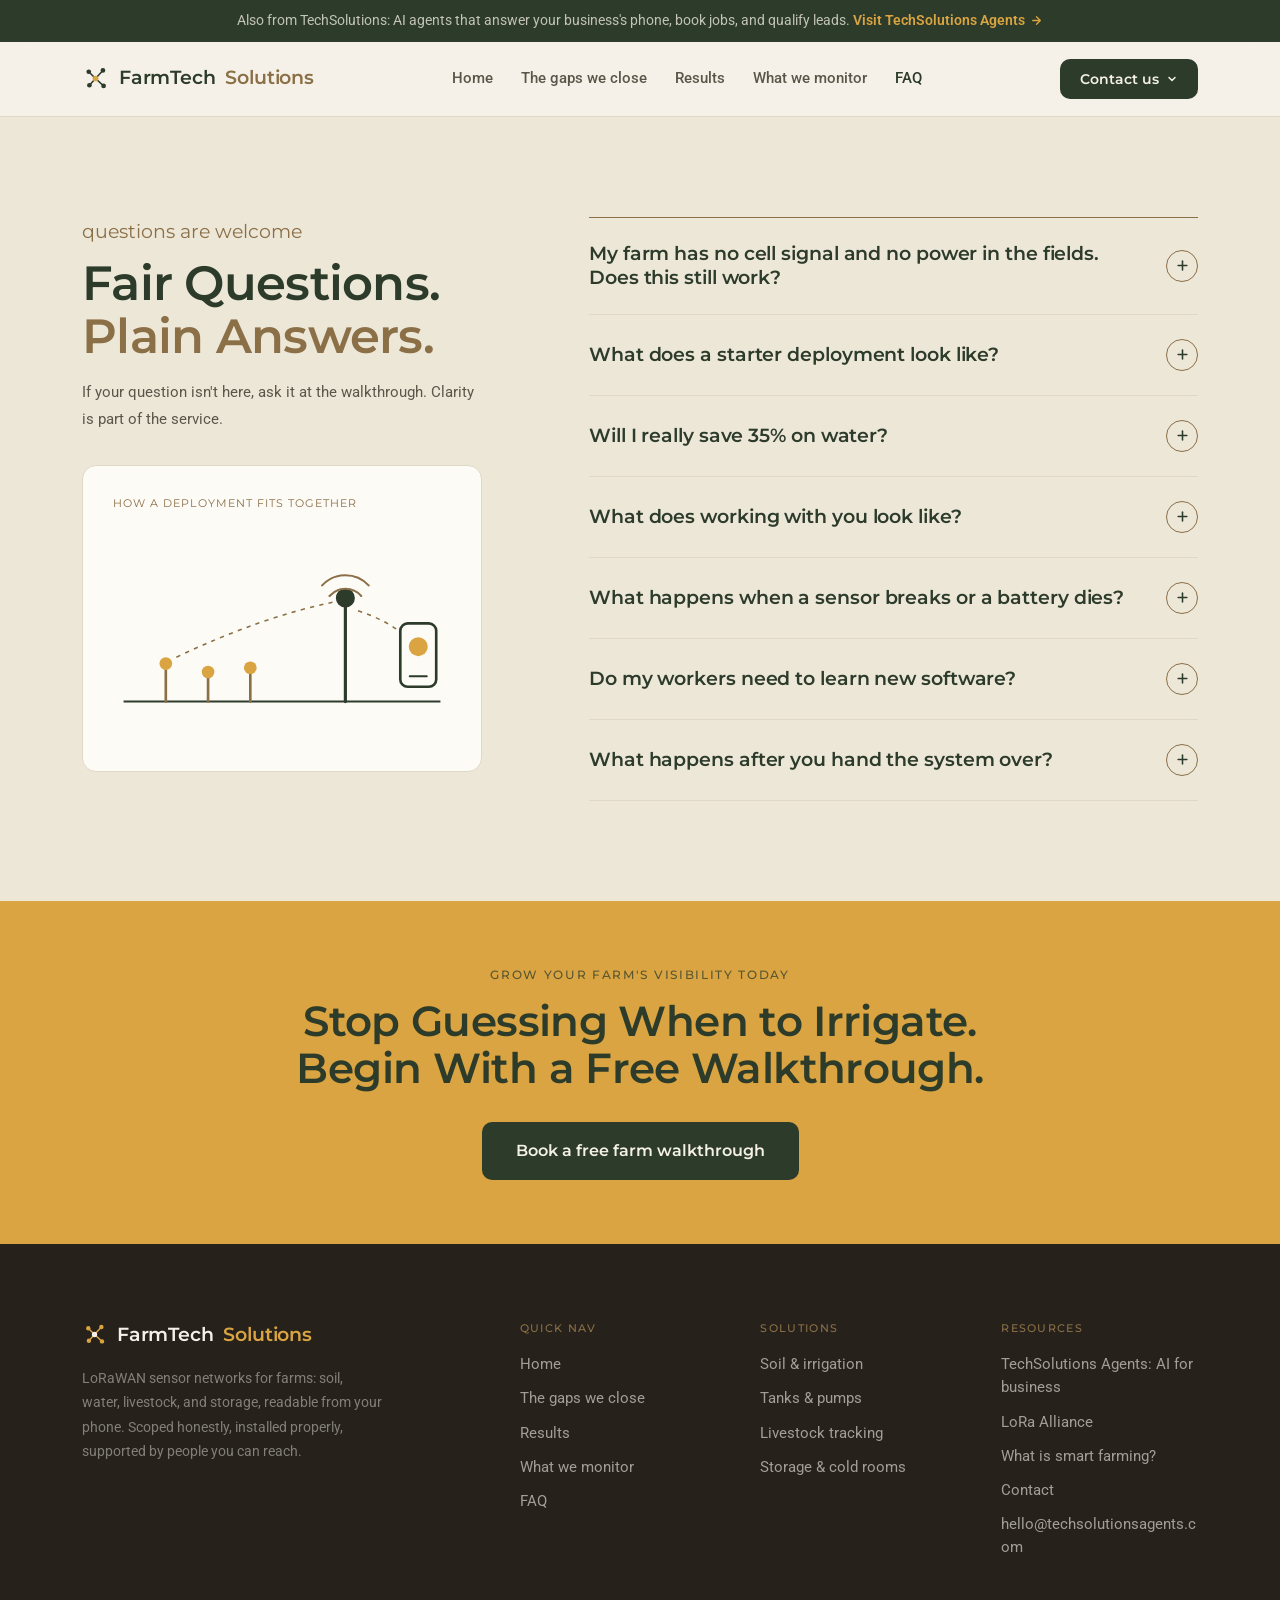
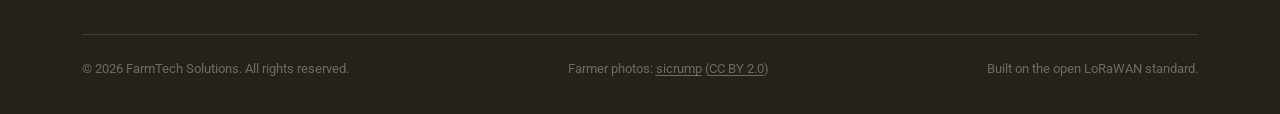
<file: faq.html>
<!DOCTYPE html>
<html lang="en">
<head>
<meta charset="UTF-8">
<meta name="viewport" content="width=device-width, initial-scale=1.0">
<title>FAQ | FarmTech Solutions</title>
<link rel="icon" type="image/svg+xml" href="data:image/svg+xml,<svg xmlns='http://www.w3.org/2000/svg' viewBox='0 0 80 80'><g stroke='%232D3B2A' stroke-width='5' stroke-linecap='round'><line x1='40' y1='40' x2='20' y2='20'/><line x1='40' y1='40' x2='62' y2='16'/><line x1='40' y1='40' x2='64' y2='62'/><line x1='40' y1='40' x2='22' y2='60'/></g><circle cx='20' cy='20' r='8' fill='%232D3B2A'/><circle cx='62' cy='16' r='8' fill='%232D3B2A'/><circle cx='64' cy='62' r='8' fill='%232D3B2A'/><circle cx='22' cy='60' r='8' fill='%23D9A441'/><circle cx='40' cy='40' r='9' fill='%23D9A441'/></svg>">
<meta name="description" content="Fair questions, plain answers about LoRaWAN farm monitoring: coverage, power, batteries, savings, training, and support.">
<link rel="preconnect" href="https://fonts.googleapis.com">
<link rel="preconnect" href="https://fonts.gstatic.com" crossorigin>
<link href="https://fonts.googleapis.com/css2?family=Montserrat:wght@400;500;600;700;800&family=Roboto:wght@400;500;700&display=swap" rel="stylesheet">
<link rel="stylesheet" href="assets/site.css">
</head>
<body>

<!-- ── Cross-line bar ── -->
<div class="xbar">Also from TechSolutions: AI agents that answer your business's phone, book jobs, and qualify leads.
  <a href="agents.html">Visit TechSolutions Agents
    <svg viewBox="0 0 24 24" fill="none" stroke="currentColor" stroke-width="2.5" stroke-linecap="round" stroke-linejoin="round" aria-hidden="true"><path d="M5 12h14M12 5l7 7-7 7"/></svg>
  </a>
</div>

<!-- ── Header ── -->
<header>
  <div class="wrap">
    <a href="index.html" class="logo" aria-label="FarmTech Solutions home">
      <svg width="27" height="27" viewBox="0 0 80 80" fill="none" aria-hidden="true">
        <g stroke="#2D3B2A" stroke-width="4.5" stroke-linecap="round">
          <line x1="40" y1="40" x2="20" y2="20"/><line x1="40" y1="40" x2="62" y2="16"/>
          <line x1="40" y1="40" x2="64" y2="62"/><line x1="40" y1="40" x2="22" y2="60"/>
        </g>
        <circle cx="20" cy="20" r="7" fill="#2D3B2A"/><circle cx="62" cy="16" r="7" fill="#2D3B2A"/>
        <circle cx="64" cy="62" r="7" fill="#2D3B2A"/><circle cx="22" cy="60" r="7" fill="#2D3B2A"/>
        <circle cx="40" cy="40" r="8.5" fill="#D9A441"/>
      </svg>
      FarmTech <em>Solutions</em>
    </a>
    <nav id="main-nav" aria-label="Main navigation">
      <a href="index.html">Home</a>
      <a href="gaps.html">The gaps we close</a>
      <a href="results.html">Results</a>
      <a href="monitor.html">What we monitor</a>
      <a href="faq.html" class="active">FAQ</a>
    </nav>
    <div style="display:flex;align-items:center;gap:10px;">
      <div class="contact-menu" id="contact-menu">
        <button type="button" class="btn btn-leaf contact-trigger" id="contact-btn" aria-haspopup="true" aria-expanded="false" aria-controls="contact-dropdown" aria-label="Contact us">
          <svg class="contact-ico" viewBox="0 0 24 24" fill="none" stroke="currentColor" stroke-width="2" stroke-linecap="round" stroke-linejoin="round" aria-hidden="true"><path d="M22 16.92v3a2 2 0 0 1-2.18 2A19.8 19.8 0 0 1 11.19 19a19.5 19.5 0 0 1-6-6A19.8 19.8 0 0 1 2.08 4.18 2 2 0 0 1 4.11 2h3a2 2 0 0 1 2 1.72c.13.96.36 1.9.7 2.81a2 2 0 0 1-.45 2.11L8.09 9.91a16 16 0 0 0 6 6l1.27-1.27a2 2 0 0 1 2.11-.45c.91.34 1.85.57 2.81.7A2 2 0 0 1 22 16.92z"/></svg>
          <span class="contact-label">Contact us</span>
          <svg class="contact-caret" width="12" height="12" viewBox="0 0 24 24" fill="none" stroke="currentColor" stroke-width="3" stroke-linecap="round" stroke-linejoin="round" aria-hidden="true"><path d="m6 9 6 6 6-6"/></svg>
        </button>
        <div class="contact-dropdown" id="contact-dropdown" role="menu" aria-label="Contact options">
          <a role="menuitem" href="tel:+12524203078"><svg viewBox="0 0 24 24" fill="none" stroke="currentColor" stroke-width="2" stroke-linecap="round" stroke-linejoin="round" aria-hidden="true"><path d="M22 16.92v3a2 2 0 0 1-2.18 2A19.8 19.8 0 0 1 11.19 19a19.5 19.5 0 0 1-6-6A19.8 19.8 0 0 1 2.08 4.18 2 2 0 0 1 4.11 2h3a2 2 0 0 1 2 1.72c.13.96.36 1.9.7 2.81a2 2 0 0 1-.45 2.11L8.09 9.91a16 16 0 0 0 6 6l1.27-1.27a2 2 0 0 1 2.11-.45c.91.34 1.85.57 2.81.7A2 2 0 0 1 22 16.92z"/></svg>Call +1 252 420 3078</a>
          <a role="menuitem" href="https://wa.me/12524203078" target="_blank" rel="noopener"><svg viewBox="0 0 24 24" fill="currentColor" aria-hidden="true"><path d="M17.5 14.4c-.3-.15-1.7-.85-2-.95-.26-.1-.45-.15-.65.15-.19.29-.74.94-.9 1.13-.17.19-.34.21-.63.07-.3-.15-1.24-.46-2.36-1.46-.87-.78-1.46-1.73-1.63-2.03-.17-.29-.02-.45.13-.6.13-.13.3-.34.44-.51.15-.17.19-.29.29-.48.1-.19.05-.36-.02-.51-.07-.15-.65-1.57-.9-2.15-.24-.57-.48-.49-.65-.5h-.56c-.19 0-.5.07-.77.36-.26.29-1 .98-1 2.4 0 1.41 1.03 2.78 1.17 2.97.15.19 2.03 3.09 4.91 4.33.69.3 1.22.47 1.64.61.69.22 1.31.19 1.81.11.55-.08 1.7-.69 1.94-1.36.24-.67.24-1.24.17-1.36-.07-.12-.26-.19-.56-.34zM12.05 21.5h-.01a9.5 9.5 0 0 1-4.83-1.32l-.35-.21-3.59.94.96-3.5-.23-.36a9.46 9.46 0 0 1-1.45-5.05c0-5.24 4.27-9.5 9.51-9.5 2.54 0 4.92.99 6.72 2.78a9.44 9.44 0 0 1 2.78 6.72c0 5.24-4.27 9.5-9.5 9.5zm5.54-15.04A11.36 11.36 0 0 0 12.05 3C5.76 3 .64 8.12.64 14.41c0 2.02.53 3.99 1.53 5.73L.5 26l5.99-1.57a11.4 11.4 0 0 0 5.55 1.42h.01c6.29 0 11.41-5.12 11.41-11.41 0-3.05-1.19-5.91-3.35-8.06z"/></svg>WhatsApp +1 252 420 3078</a>
          <a role="menuitem" href="mailto:hello@techsolutionsagents.com"><svg viewBox="0 0 24 24" fill="none" stroke="currentColor" stroke-width="2" stroke-linecap="round" stroke-linejoin="round" aria-hidden="true"><path d="M4 4h16c1.1 0 2 .9 2 2v12c0 1.1-.9 2-2 2H4c-1.1 0-2-.9-2-2V6c0-1.1.9-2 2-2z"/><path d="m22 6-10 7L2 6"/></svg>Email hello@techsolutionsagents.com</a>
          <a role="menuitem" href="index.html#contact"><svg viewBox="0 0 24 24" fill="none" stroke="currentColor" stroke-width="2" stroke-linecap="round" stroke-linejoin="round" aria-hidden="true"><path d="M21 15a2 2 0 0 1-2 2H7l-4 4V5a2 2 0 0 1 2-2h14a2 2 0 0 1 2 2z"/></svg>Send a message</a>
        </div>
      </div>
      <button class="nav-toggle" id="nav-toggle" aria-label="Menu" aria-expanded="false" aria-controls="main-nav">
        <svg width="22" height="22" viewBox="0 0 24 24" fill="none" stroke="currentColor" stroke-width="2" stroke-linecap="round" aria-hidden="true">
          <line x1="3" y1="6" x2="21" y2="6"/><line x1="3" y1="12" x2="21" y2="12"/><line x1="3" y1="18" x2="21" y2="18"/>
        </svg>
      </button>
    </div>
  </div>
</header>

<!-- ── FAQ ── -->
<section class="faq" id="faq">
  <div class="wrap faq-grid">
    <div class="faq-left reveal">
      <span class="sec-kicker">questions are welcome</span>
      <h2 class="sec-title">Fair Questions. <em>Plain Answers.</em></h2>
      <p>If your question isn't here, ask it at the walkthrough. Clarity is part of the service.</p>
      <div class="faq-art">
        <div class="dlabel">How a deployment fits together</div>
        <svg viewBox="0 0 320 200" fill="none" xmlns="http://www.w3.org/2000/svg" role="img" aria-label="Field sensors sending readings to a gateway and on to a phone">
          <line x1="10" y1="170" x2="310" y2="170" stroke="#2D3B2A" stroke-width="2"/>
          <g stroke="#8B6F47" stroke-width="2.5" stroke-linecap="round">
            <line x1="50" y1="170" x2="50" y2="140"/><line x1="90" y1="170" x2="90" y2="148"/><line x1="130" y1="170" x2="130" y2="144"/>
          </g>
          <circle cx="50" cy="134" r="6" fill="#D9A441"/><circle cx="90" cy="142" r="6" fill="#D9A441"/><circle cx="130" cy="138" r="6" fill="#D9A441"/>
          <line x1="220" y1="170" x2="220" y2="80" stroke="#2D3B2A" stroke-width="3" stroke-linecap="round"/>
          <circle cx="220" cy="72" r="9" fill="#2D3B2A"/>
          <path d="M198 60a30 30 0 0 1 44 0M205 70a20 20 0 0 1 30 0" stroke="#8B6F47" stroke-width="2" stroke-linecap="round" fill="none"/>
          <path d="M60 128 Q140 90 208 76" stroke="#8B6F47" stroke-width="1.5" stroke-dasharray="4 5" fill="none"/>
          <rect x="272" y="96" width="34" height="60" rx="7" fill="#FDFBF6" stroke="#2D3B2A" stroke-width="2.5"/>
          <line x1="281" y1="146" x2="297" y2="146" stroke="#2D3B2A" stroke-width="2" stroke-linecap="round"/>
          <path d="M232 84 Q256 92 272 104" stroke="#8B6F47" stroke-width="1.5" stroke-dasharray="4 5" fill="none"/>
          <circle cx="289" cy="118" r="9" fill="#D9A441"/>
        </svg>
      </div>
    </div>
    <div class="faq-list reveal">
      <div class="faq-item">
        <button class="faq-q" aria-expanded="false">
          My farm has no cell signal and no power in the fields. Does this still work?
          <span class="faq-icon"><svg width="15" height="15" viewBox="0 0 24 24" fill="none" stroke="currentColor" stroke-width="2.5" stroke-linecap="round" aria-hidden="true"><line x1="12" y1="5" x2="12" y2="19"/><line x1="5" y1="12" x2="19" y2="12"/></svg></span>
        </button>
        <div class="faq-a"><p>Yes, that's the situation LoRaWAN was designed for. Sensors run for years on batteries and don't need any signal except the gateway's radio, which reaches 10 km or more in open terrain. Only the gateway needs power and an internet connection, and it can run on solar with a single cellular or satellite link. A peer-reviewed trial in rural Mozambique ran exactly this setup where no telecom infrastructure existed.</p></div>
      </div>
      <div class="faq-item">
        <button class="faq-q" aria-expanded="false">
          What does a starter deployment look like?
          <span class="faq-icon"><svg width="15" height="15" viewBox="0 0 24 24" fill="none" stroke="currentColor" stroke-width="2.5" stroke-linecap="round" aria-hidden="true"><line x1="12" y1="5" x2="12" y2="19"/><line x1="5" y1="12" x2="19" y2="12"/></svg></span>
        </button>
        <div class="faq-a"><p>Typically one gateway plus a handful of soil moisture probes on your most valuable or thirstiest plot, and alerts to your phone. That's enough to prove the value on your own land in one season. If the numbers work, you add sensors. The gateway you already have will handle hundreds of them.</p></div>
      </div>
      <div class="faq-item">
        <button class="faq-q" aria-expanded="false">
          Will I really save 35% on water?
          <span class="faq-icon"><svg width="15" height="15" viewBox="0 0 24 24" fill="none" stroke="currentColor" stroke-width="2.5" stroke-linecap="round" aria-hidden="true"><line x1="12" y1="5" x2="12" y2="19"/><line x1="5" y1="12" x2="19" y2="12"/></svg></span>
        </button>
        <div class="faq-a"><p>Honestly: it depends. The 20 to 35% figures come from published studies, and they're real, but your savings depend on how much you currently over-water, your crop, and your soil. If you already irrigate carefully, the gain is smaller. That's why our proposals state what we'd measure, so you can judge the system on your own numbers, not someone else's.</p></div>
      </div>
      <div class="faq-item">
        <button class="faq-q" aria-expanded="false">
          What does working with you look like?
          <span class="faq-icon"><svg width="15" height="15" viewBox="0 0 24 24" fill="none" stroke="currentColor" stroke-width="2.5" stroke-linecap="round" aria-hidden="true"><line x1="12" y1="5" x2="12" y2="19"/><line x1="5" y1="12" x2="19" y2="12"/></svg></span>
        </button>
        <div class="faq-a"><p>Four steps, no mystery. We walk the land with you and find where water, crops, or money are being lost, free and with no obligation. You get a plain-language proposal: which sensors go where, what it costs, what it should save, and what we'd measure to prove it. We install the gateway and sensors and test coverage across your land. Then we train you and your workers, hand over plain documentation, and stay reachable.</p></div>
      </div>
      <div class="faq-item">
        <button class="faq-q" aria-expanded="false">
          What happens when a sensor breaks or a battery dies?
          <span class="faq-icon"><svg width="15" height="15" viewBox="0 0 24 24" fill="none" stroke="currentColor" stroke-width="2.5" stroke-linecap="round" aria-hidden="true"><line x1="12" y1="5" x2="12" y2="19"/><line x1="5" y1="12" x2="19" y2="12"/></svg></span>
        </button>
        <div class="faq-a"><p>The dashboard flags any sensor that stops reporting, and battery levels are part of every reading, so replacements are planned, not surprises. Batteries last 5 to 10 years depending on how often the sensor reports. Swapping a sensor is a ten-minute job we can do on a support visit, or show your team how to do themselves.</p></div>
      </div>
      <div class="faq-item">
        <button class="faq-q" aria-expanded="false">
          Do my workers need to learn new software?
          <span class="faq-icon"><svg width="15" height="15" viewBox="0 0 24 24" fill="none" stroke="currentColor" stroke-width="2.5" stroke-linecap="round" aria-hidden="true"><line x1="12" y1="5" x2="12" y2="19"/><line x1="5" y1="12" x2="19" y2="12"/></svg></span>
        </button>
        <div class="faq-a"><p>The urgent things arrive as ordinary SMS or WhatsApp messages, like "Plot 3 soil is dry" or "Cold room above 8°C", so nobody has to open an app to act. The dashboard with charts and history is there when you want to look deeper, and we train whoever will use it during handover.</p></div>
      </div>
      <div class="faq-item">
        <button class="faq-q" aria-expanded="false">
          What happens after you hand the system over?
          <span class="faq-icon"><svg width="15" height="15" viewBox="0 0 24 24" fill="none" stroke="currentColor" stroke-width="2.5" stroke-linecap="round" aria-hidden="true"><line x1="12" y1="5" x2="12" y2="19"/><line x1="5" y1="12" x2="19" y2="12"/></svg></span>
        </button>
        <div class="faq-a"><p>You choose: run it yourself with the documentation and training we provide, or keep us on a light support arrangement for changes, new sensors, and updates. There are no long contracts either way. Support is month to month. You own the hardware and the data.</p></div>
      </div>
    </div>
  </div>
</section>

<!-- ── Pre-footer CTA band ── -->
<div class="prefooter">
  <div class="wrap reveal">
    <h6>Grow your farm's visibility today</h6>
    <h2>Stop Guessing When to Irrigate. <em>Begin With a Free Walkthrough.</em></h2>
    <a href="index.html#contact" class="btn btn-leaf" style="font-size:16px;padding:16px 34px;">Book a free farm walkthrough</a>
  </div>
</div>
<!-- ── Footer ── -->
<footer>
  <div class="wrap">
    <div class="foot-top">
      <div>
        <div class="logo">
          <svg width="25" height="25" viewBox="0 0 80 80" fill="none" aria-hidden="true">
            <g stroke="#D9A441" stroke-width="4.5" stroke-linecap="round">
              <line x1="40" y1="40" x2="20" y2="20"/><line x1="40" y1="40" x2="62" y2="16"/>
              <line x1="40" y1="40" x2="64" y2="62"/><line x1="40" y1="40" x2="22" y2="60"/>
            </g>
            <circle cx="20" cy="20" r="7" fill="#D9A441"/><circle cx="62" cy="16" r="7" fill="#D9A441"/>
            <circle cx="64" cy="62" r="7" fill="#D9A441"/><circle cx="22" cy="60" r="7" fill="#D9A441"/>
            <circle cx="40" cy="40" r="8.5" fill="#F5F1E8"/>
          </svg>
          FarmTech <em>Solutions</em>
        </div>
        <p class="blurb">LoRaWAN sensor networks for farms: soil, water, livestock, and storage, readable from your phone. Scoped honestly, installed properly, supported by people you can reach.</p>
      </div>
      <div class="foot-col">
        <h3>Quick nav</h3>
        <a href="index.html">Home</a>
        <a href="gaps.html">The gaps we close</a>
        <a href="results.html">Results</a>
        <a href="monitor.html">What we monitor</a>
        <a href="faq.html">FAQ</a>
      </div>
      <div class="foot-col">
        <h3>Solutions</h3>
        <a href="monitor.html">Soil &amp; irrigation</a>
        <a href="monitor.html">Tanks &amp; pumps</a>
        <a href="monitor.html">Livestock tracking</a>
        <a href="monitor.html">Storage &amp; cold rooms</a>
      </div>
      <div class="foot-col">
        <h3>Resources</h3>
        <a href="agents.html">TechSolutions Agents: AI for business</a>
        <a href="https://lora-alliance.org/" target="_blank" rel="noopener">LoRa Alliance</a>
        <a href="https://www.ibm.com/think/topics/smart-farming" target="_blank" rel="noopener">What is smart farming?</a>
        <a href="index.html#contact">Contact</a>
        <a href="mailto:hello@techsolutionsagents.com">hello@techsolutionsagents.com</a>
      </div>
    </div>
    <div class="foot-bottom">
      <span>&copy; 2026 FarmTech Solutions. All rights reserved.</span>
      <span>Farmer photos: <a href="https://www.flickr.com/photo.gne?id=22436376226" target="_blank" rel="noopener">sicrump</a> (<a href="https://creativecommons.org/licenses/by/2.0/" target="_blank" rel="noopener">CC BY 2.0</a>)</span>
      <span>Built on the open LoRaWAN standard.</span>
    </div>
  </div>
</footer>

<script src="assets/site.js"></script>
</body>
</html>
</file>
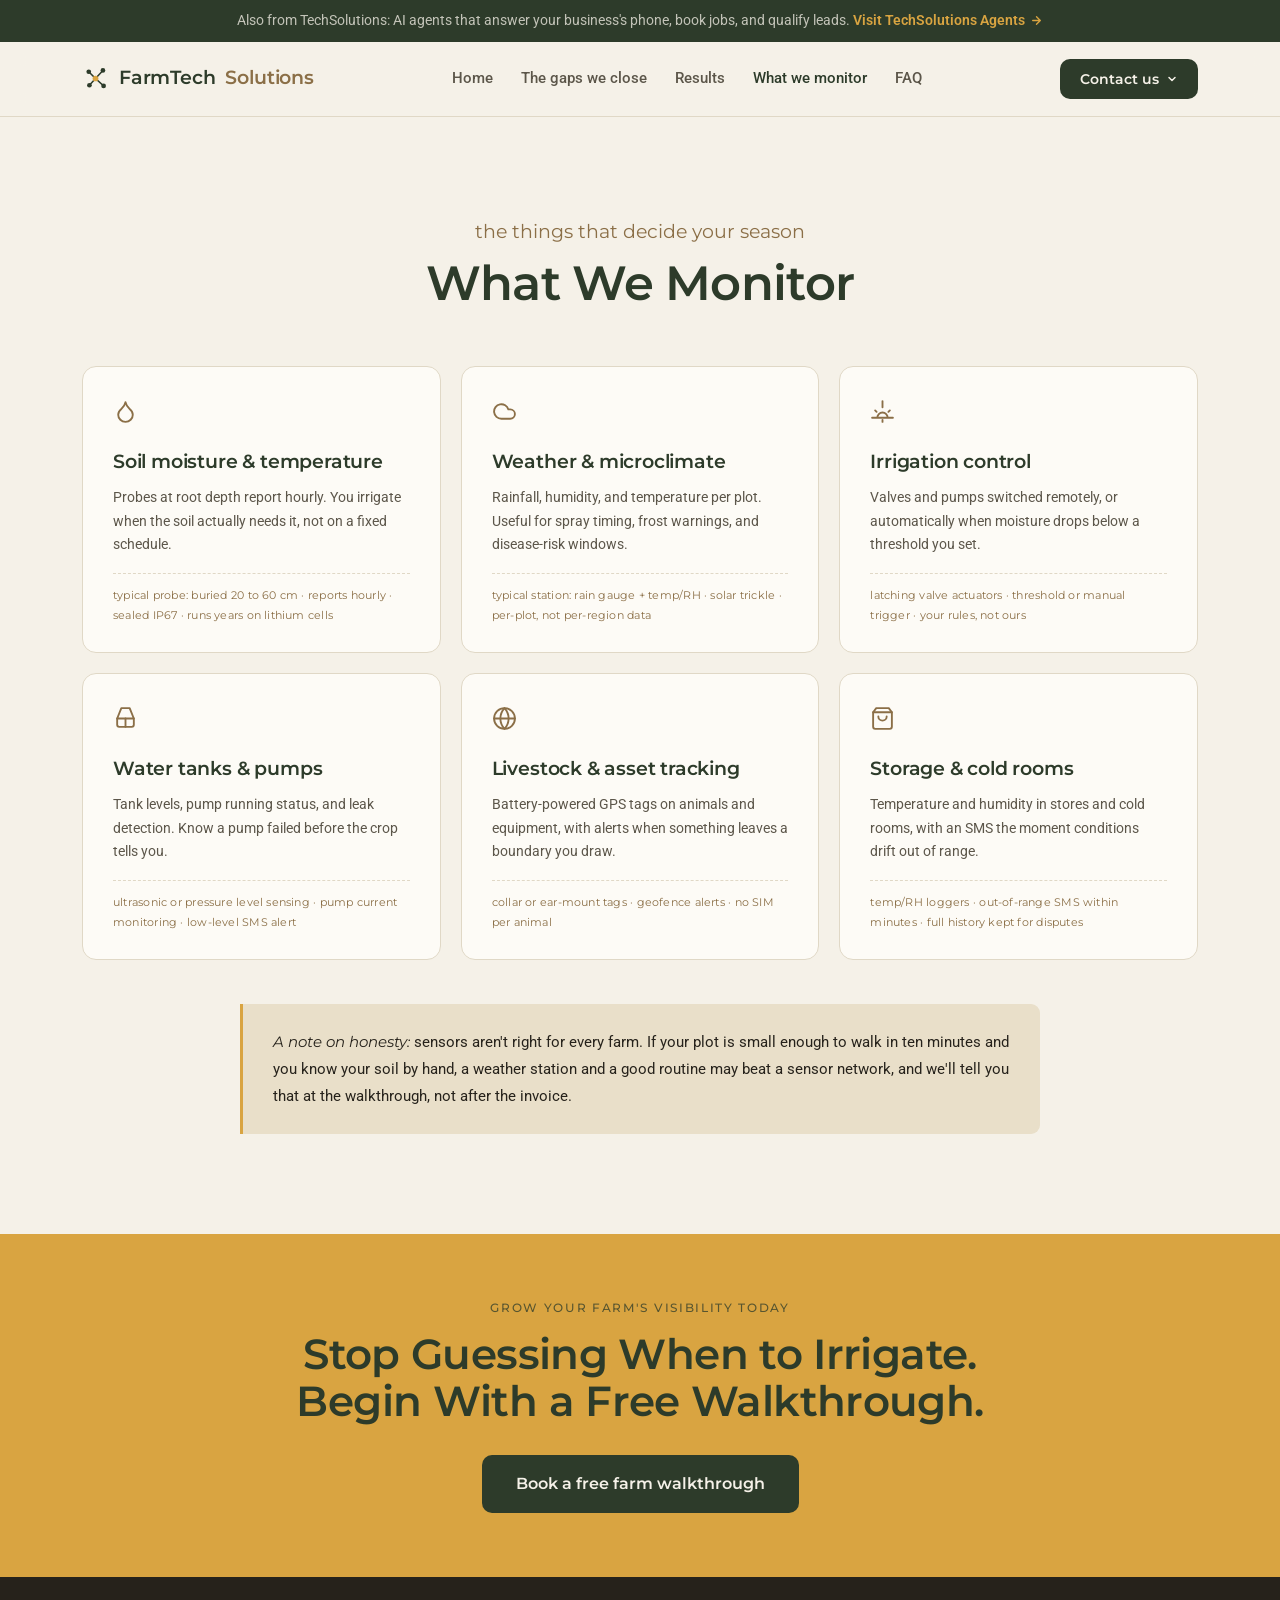
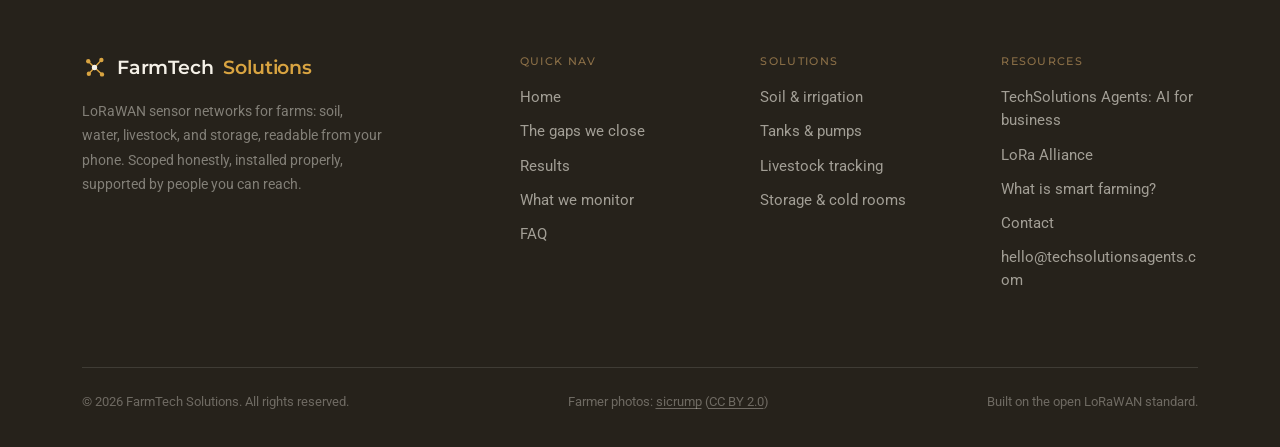
<file: monitor.html>
<!DOCTYPE html>
<html lang="en">
<head>
<meta charset="UTF-8">
<meta name="viewport" content="width=device-width, initial-scale=1.0">
<title>What We Monitor | FarmTech Solutions</title>
<link rel="icon" type="image/svg+xml" href="data:image/svg+xml,<svg xmlns='http://www.w3.org/2000/svg' viewBox='0 0 80 80'><g stroke='%232D3B2A' stroke-width='5' stroke-linecap='round'><line x1='40' y1='40' x2='20' y2='20'/><line x1='40' y1='40' x2='62' y2='16'/><line x1='40' y1='40' x2='64' y2='62'/><line x1='40' y1='40' x2='22' y2='60'/></g><circle cx='20' cy='20' r='8' fill='%232D3B2A'/><circle cx='62' cy='16' r='8' fill='%232D3B2A'/><circle cx='64' cy='62' r='8' fill='%232D3B2A'/><circle cx='22' cy='60' r='8' fill='%23D9A441'/><circle cx='40' cy='40' r='9' fill='%23D9A441'/></svg>">
<meta name="description" content="Soil moisture, weather, irrigation, tanks and pumps, livestock, and cold rooms, monitored by LoRaWAN sensors and readable from your phone.">
<link rel="preconnect" href="https://fonts.googleapis.com">
<link rel="preconnect" href="https://fonts.gstatic.com" crossorigin>
<link href="https://fonts.googleapis.com/css2?family=Montserrat:wght@400;500;600;700;800&family=Roboto:wght@400;500;700&display=swap" rel="stylesheet">
<link rel="stylesheet" href="assets/site.css">
</head>
<body>

<!-- ── Cross-line bar ── -->
<div class="xbar">Also from TechSolutions: AI agents that answer your business's phone, book jobs, and qualify leads.
  <a href="agents.html">Visit TechSolutions Agents
    <svg viewBox="0 0 24 24" fill="none" stroke="currentColor" stroke-width="2.5" stroke-linecap="round" stroke-linejoin="round" aria-hidden="true"><path d="M5 12h14M12 5l7 7-7 7"/></svg>
  </a>
</div>

<!-- ── Header ── -->
<header>
  <div class="wrap">
    <a href="index.html" class="logo" aria-label="FarmTech Solutions home">
      <svg width="27" height="27" viewBox="0 0 80 80" fill="none" aria-hidden="true">
        <g stroke="#2D3B2A" stroke-width="4.5" stroke-linecap="round">
          <line x1="40" y1="40" x2="20" y2="20"/><line x1="40" y1="40" x2="62" y2="16"/>
          <line x1="40" y1="40" x2="64" y2="62"/><line x1="40" y1="40" x2="22" y2="60"/>
        </g>
        <circle cx="20" cy="20" r="7" fill="#2D3B2A"/><circle cx="62" cy="16" r="7" fill="#2D3B2A"/>
        <circle cx="64" cy="62" r="7" fill="#2D3B2A"/><circle cx="22" cy="60" r="7" fill="#2D3B2A"/>
        <circle cx="40" cy="40" r="8.5" fill="#D9A441"/>
      </svg>
      FarmTech <em>Solutions</em>
    </a>
    <nav id="main-nav" aria-label="Main navigation">
      <a href="index.html">Home</a>
      <a href="gaps.html">The gaps we close</a>
      <a href="results.html">Results</a>
      <a href="monitor.html" class="active">What we monitor</a>
      <a href="faq.html">FAQ</a>
    </nav>
    <div style="display:flex;align-items:center;gap:10px;">
      <div class="contact-menu" id="contact-menu">
        <button type="button" class="btn btn-leaf contact-trigger" id="contact-btn" aria-haspopup="true" aria-expanded="false" aria-controls="contact-dropdown" aria-label="Contact us">
          <svg class="contact-ico" viewBox="0 0 24 24" fill="none" stroke="currentColor" stroke-width="2" stroke-linecap="round" stroke-linejoin="round" aria-hidden="true"><path d="M22 16.92v3a2 2 0 0 1-2.18 2A19.8 19.8 0 0 1 11.19 19a19.5 19.5 0 0 1-6-6A19.8 19.8 0 0 1 2.08 4.18 2 2 0 0 1 4.11 2h3a2 2 0 0 1 2 1.72c.13.96.36 1.9.7 2.81a2 2 0 0 1-.45 2.11L8.09 9.91a16 16 0 0 0 6 6l1.27-1.27a2 2 0 0 1 2.11-.45c.91.34 1.85.57 2.81.7A2 2 0 0 1 22 16.92z"/></svg>
          <span class="contact-label">Contact us</span>
          <svg class="contact-caret" width="12" height="12" viewBox="0 0 24 24" fill="none" stroke="currentColor" stroke-width="3" stroke-linecap="round" stroke-linejoin="round" aria-hidden="true"><path d="m6 9 6 6 6-6"/></svg>
        </button>
        <div class="contact-dropdown" id="contact-dropdown" role="menu" aria-label="Contact options">
          <a role="menuitem" href="tel:+12524203078"><svg viewBox="0 0 24 24" fill="none" stroke="currentColor" stroke-width="2" stroke-linecap="round" stroke-linejoin="round" aria-hidden="true"><path d="M22 16.92v3a2 2 0 0 1-2.18 2A19.8 19.8 0 0 1 11.19 19a19.5 19.5 0 0 1-6-6A19.8 19.8 0 0 1 2.08 4.18 2 2 0 0 1 4.11 2h3a2 2 0 0 1 2 1.72c.13.96.36 1.9.7 2.81a2 2 0 0 1-.45 2.11L8.09 9.91a16 16 0 0 0 6 6l1.27-1.27a2 2 0 0 1 2.11-.45c.91.34 1.85.57 2.81.7A2 2 0 0 1 22 16.92z"/></svg>Call +1 252 420 3078</a>
          <a role="menuitem" href="https://wa.me/12524203078" target="_blank" rel="noopener"><svg viewBox="0 0 24 24" fill="currentColor" aria-hidden="true"><path d="M17.5 14.4c-.3-.15-1.7-.85-2-.95-.26-.1-.45-.15-.65.15-.19.29-.74.94-.9 1.13-.17.19-.34.21-.63.07-.3-.15-1.24-.46-2.36-1.46-.87-.78-1.46-1.73-1.63-2.03-.17-.29-.02-.45.13-.6.13-.13.3-.34.44-.51.15-.17.19-.29.29-.48.1-.19.05-.36-.02-.51-.07-.15-.65-1.57-.9-2.15-.24-.57-.48-.49-.65-.5h-.56c-.19 0-.5.07-.77.36-.26.29-1 .98-1 2.4 0 1.41 1.03 2.78 1.17 2.97.15.19 2.03 3.09 4.91 4.33.69.3 1.22.47 1.64.61.69.22 1.31.19 1.81.11.55-.08 1.7-.69 1.94-1.36.24-.67.24-1.24.17-1.36-.07-.12-.26-.19-.56-.34zM12.05 21.5h-.01a9.5 9.5 0 0 1-4.83-1.32l-.35-.21-3.59.94.96-3.5-.23-.36a9.46 9.46 0 0 1-1.45-5.05c0-5.24 4.27-9.5 9.51-9.5 2.54 0 4.92.99 6.72 2.78a9.44 9.44 0 0 1 2.78 6.72c0 5.24-4.27 9.5-9.5 9.5zm5.54-15.04A11.36 11.36 0 0 0 12.05 3C5.76 3 .64 8.12.64 14.41c0 2.02.53 3.99 1.53 5.73L.5 26l5.99-1.57a11.4 11.4 0 0 0 5.55 1.42h.01c6.29 0 11.41-5.12 11.41-11.41 0-3.05-1.19-5.91-3.35-8.06z"/></svg>WhatsApp +1 252 420 3078</a>
          <a role="menuitem" href="mailto:hello@techsolutionsagents.com"><svg viewBox="0 0 24 24" fill="none" stroke="currentColor" stroke-width="2" stroke-linecap="round" stroke-linejoin="round" aria-hidden="true"><path d="M4 4h16c1.1 0 2 .9 2 2v12c0 1.1-.9 2-2 2H4c-1.1 0-2-.9-2-2V6c0-1.1.9-2 2-2z"/><path d="m22 6-10 7L2 6"/></svg>Email hello@techsolutionsagents.com</a>
          <a role="menuitem" href="index.html#contact"><svg viewBox="0 0 24 24" fill="none" stroke="currentColor" stroke-width="2" stroke-linecap="round" stroke-linejoin="round" aria-hidden="true"><path d="M21 15a2 2 0 0 1-2 2H7l-4 4V5a2 2 0 0 1 2-2h14a2 2 0 0 1 2 2z"/></svg>Send a message</a>
        </div>
      </div>
      <button class="nav-toggle" id="nav-toggle" aria-label="Menu" aria-expanded="false" aria-controls="main-nav">
        <svg width="22" height="22" viewBox="0 0 24 24" fill="none" stroke="currentColor" stroke-width="2" stroke-linecap="round" aria-hidden="true">
          <line x1="3" y1="6" x2="21" y2="6"/><line x1="3" y1="12" x2="21" y2="12"/><line x1="3" y1="18" x2="21" y2="18"/>
        </svg>
      </button>
    </div>
  </div>
</header>

<!-- ── What we monitor ── -->
<section class="watch" id="watch">
  <div class="wrap">
    <div class="sec-head-center reveal">
      <span class="sec-kicker">the things that decide your season</span>
      <h2 class="sec-title">What We Monitor</h2>
    </div>
    <div class="watch-grid">
      <div class="watch-card reveal d1">
        <svg viewBox="0 0 24 24" fill="none" stroke="currentColor" stroke-width="1.8" stroke-linecap="round" stroke-linejoin="round" aria-hidden="true"><path d="M12 22a7 7 0 0 0 7-7c0-2-1-3.9-3-5.5s-3.5-4-4-6.5c-.5 2.5-2 4.9-4 6.5C6 11.1 5 13 5 15a7 7 0 0 0 7 7z"/></svg>
        <h3>Soil moisture &amp; temperature</h3>
        <p>Probes at root depth report hourly. You irrigate when the soil actually needs it, not on a fixed schedule.</p>
        <div class="spec">typical probe: buried 20 to 60 cm · reports hourly · sealed IP67 · runs years on lithium cells</div>
      </div>
      <div class="watch-card reveal d2">
        <svg viewBox="0 0 24 24" fill="none" stroke="currentColor" stroke-width="1.8" stroke-linecap="round" stroke-linejoin="round" aria-hidden="true"><path d="M17.5 19H9a7 7 0 1 1 6.71-9h1.79a4.5 4.5 0 1 1 0 9Z"/></svg>
        <h3>Weather &amp; microclimate</h3>
        <p>Rainfall, humidity, and temperature per plot. Useful for spray timing, frost warnings, and disease-risk windows.</p>
        <div class="spec">typical station: rain gauge + temp/RH · solar trickle · per-plot, not per-region data</div>
      </div>
      <div class="watch-card reveal d3">
        <svg viewBox="0 0 24 24" fill="none" stroke="currentColor" stroke-width="1.8" stroke-linecap="round" stroke-linejoin="round" aria-hidden="true"><path d="M12 2v6M12 22v-2M4.93 10.93l1.41 1.41M17.66 12.34l1.41-1.41M2 18h20M7 18a5 5 0 0 1 10 0"/></svg>
        <h3>Irrigation control</h3>
        <p>Valves and pumps switched remotely, or automatically when moisture drops below a threshold you set.</p>
        <div class="spec">latching valve actuators · threshold or manual trigger · your rules, not ours</div>
      </div>
      <div class="watch-card reveal d1">
        <svg viewBox="0 0 24 24" fill="none" stroke="currentColor" stroke-width="1.8" stroke-linecap="round" stroke-linejoin="round" aria-hidden="true"><path d="M8 2h8l4 10H4L8 2z"/><path d="M4 12v6a2 2 0 0 0 2 2h12a2 2 0 0 0 2-2v-6"/><path d="M12 12v8"/></svg>
        <h3>Water tanks &amp; pumps</h3>
        <p>Tank levels, pump running status, and leak detection. Know a pump failed before the crop tells you.</p>
        <div class="spec">ultrasonic or pressure level sensing · pump current monitoring · low-level SMS alert</div>
      </div>
      <div class="watch-card reveal d2">
        <svg viewBox="0 0 24 24" fill="none" stroke="currentColor" stroke-width="1.8" stroke-linecap="round" stroke-linejoin="round" aria-hidden="true"><circle cx="12" cy="12" r="10"/><path d="M2 12h20M12 2a15.3 15.3 0 0 1 4 10 15.3 15.3 0 0 1-4 10 15.3 15.3 0 0 1-4-10 15.3 15.3 0 0 1 4-10z"/></svg>
        <h3>Livestock &amp; asset tracking</h3>
        <p>Battery-powered GPS tags on animals and equipment, with alerts when something leaves a boundary you draw.</p>
        <div class="spec">collar or ear-mount tags · geofence alerts · no SIM per animal</div>
      </div>
      <div class="watch-card reveal d3">
        <svg viewBox="0 0 24 24" fill="none" stroke="currentColor" stroke-width="1.8" stroke-linecap="round" stroke-linejoin="round" aria-hidden="true"><path d="M6 2 3 6v14a2 2 0 0 0 2 2h14a2 2 0 0 0 2-2V6l-3-4Z"/><path d="M3 6h18"/><path d="M16 10a4 4 0 0 1-8 0"/></svg>
        <h3>Storage &amp; cold rooms</h3>
        <p>Temperature and humidity in stores and cold rooms, with an SMS the moment conditions drift out of range.</p>
        <div class="spec">temp/RH loggers · out-of-range SMS within minutes · full history kept for disputes</div>
      </div>
    </div>
    <div class="honesty-inner reveal"><em>A note on honesty:</em> sensors aren't right for every farm. If your plot is small enough to walk in ten minutes and you know your soil by hand, a weather station and a good routine may beat a sensor network, and we'll tell you that at the walkthrough, not after the invoice.</div>
  </div>
</section>

<!-- ── Pre-footer CTA band ── -->
<div class="prefooter">
  <div class="wrap reveal">
    <h6>Grow your farm's visibility today</h6>
    <h2>Stop Guessing When to Irrigate. <em>Begin With a Free Walkthrough.</em></h2>
    <a href="index.html#contact" class="btn btn-leaf" style="font-size:16px;padding:16px 34px;">Book a free farm walkthrough</a>
  </div>
</div>
<!-- ── Footer ── -->
<footer>
  <div class="wrap">
    <div class="foot-top">
      <div>
        <div class="logo">
          <svg width="25" height="25" viewBox="0 0 80 80" fill="none" aria-hidden="true">
            <g stroke="#D9A441" stroke-width="4.5" stroke-linecap="round">
              <line x1="40" y1="40" x2="20" y2="20"/><line x1="40" y1="40" x2="62" y2="16"/>
              <line x1="40" y1="40" x2="64" y2="62"/><line x1="40" y1="40" x2="22" y2="60"/>
            </g>
            <circle cx="20" cy="20" r="7" fill="#D9A441"/><circle cx="62" cy="16" r="7" fill="#D9A441"/>
            <circle cx="64" cy="62" r="7" fill="#D9A441"/><circle cx="22" cy="60" r="7" fill="#D9A441"/>
            <circle cx="40" cy="40" r="8.5" fill="#F5F1E8"/>
          </svg>
          FarmTech <em>Solutions</em>
        </div>
        <p class="blurb">LoRaWAN sensor networks for farms: soil, water, livestock, and storage, readable from your phone. Scoped honestly, installed properly, supported by people you can reach.</p>
      </div>
      <div class="foot-col">
        <h3>Quick nav</h3>
        <a href="index.html">Home</a>
        <a href="gaps.html">The gaps we close</a>
        <a href="results.html">Results</a>
        <a href="monitor.html">What we monitor</a>
        <a href="faq.html">FAQ</a>
      </div>
      <div class="foot-col">
        <h3>Solutions</h3>
        <a href="monitor.html">Soil &amp; irrigation</a>
        <a href="monitor.html">Tanks &amp; pumps</a>
        <a href="monitor.html">Livestock tracking</a>
        <a href="monitor.html">Storage &amp; cold rooms</a>
      </div>
      <div class="foot-col">
        <h3>Resources</h3>
        <a href="agents.html">TechSolutions Agents: AI for business</a>
        <a href="https://lora-alliance.org/" target="_blank" rel="noopener">LoRa Alliance</a>
        <a href="https://www.ibm.com/think/topics/smart-farming" target="_blank" rel="noopener">What is smart farming?</a>
        <a href="index.html#contact">Contact</a>
        <a href="mailto:hello@techsolutionsagents.com">hello@techsolutionsagents.com</a>
      </div>
    </div>
    <div class="foot-bottom">
      <span>&copy; 2026 FarmTech Solutions. All rights reserved.</span>
      <span>Farmer photos: <a href="https://www.flickr.com/photo.gne?id=22436376226" target="_blank" rel="noopener">sicrump</a> (<a href="https://creativecommons.org/licenses/by/2.0/" target="_blank" rel="noopener">CC BY 2.0</a>)</span>
      <span>Built on the open LoRaWAN standard.</span>
    </div>
  </div>
</footer>

<script src="assets/site.js"></script>
</body>
</html>
</file>
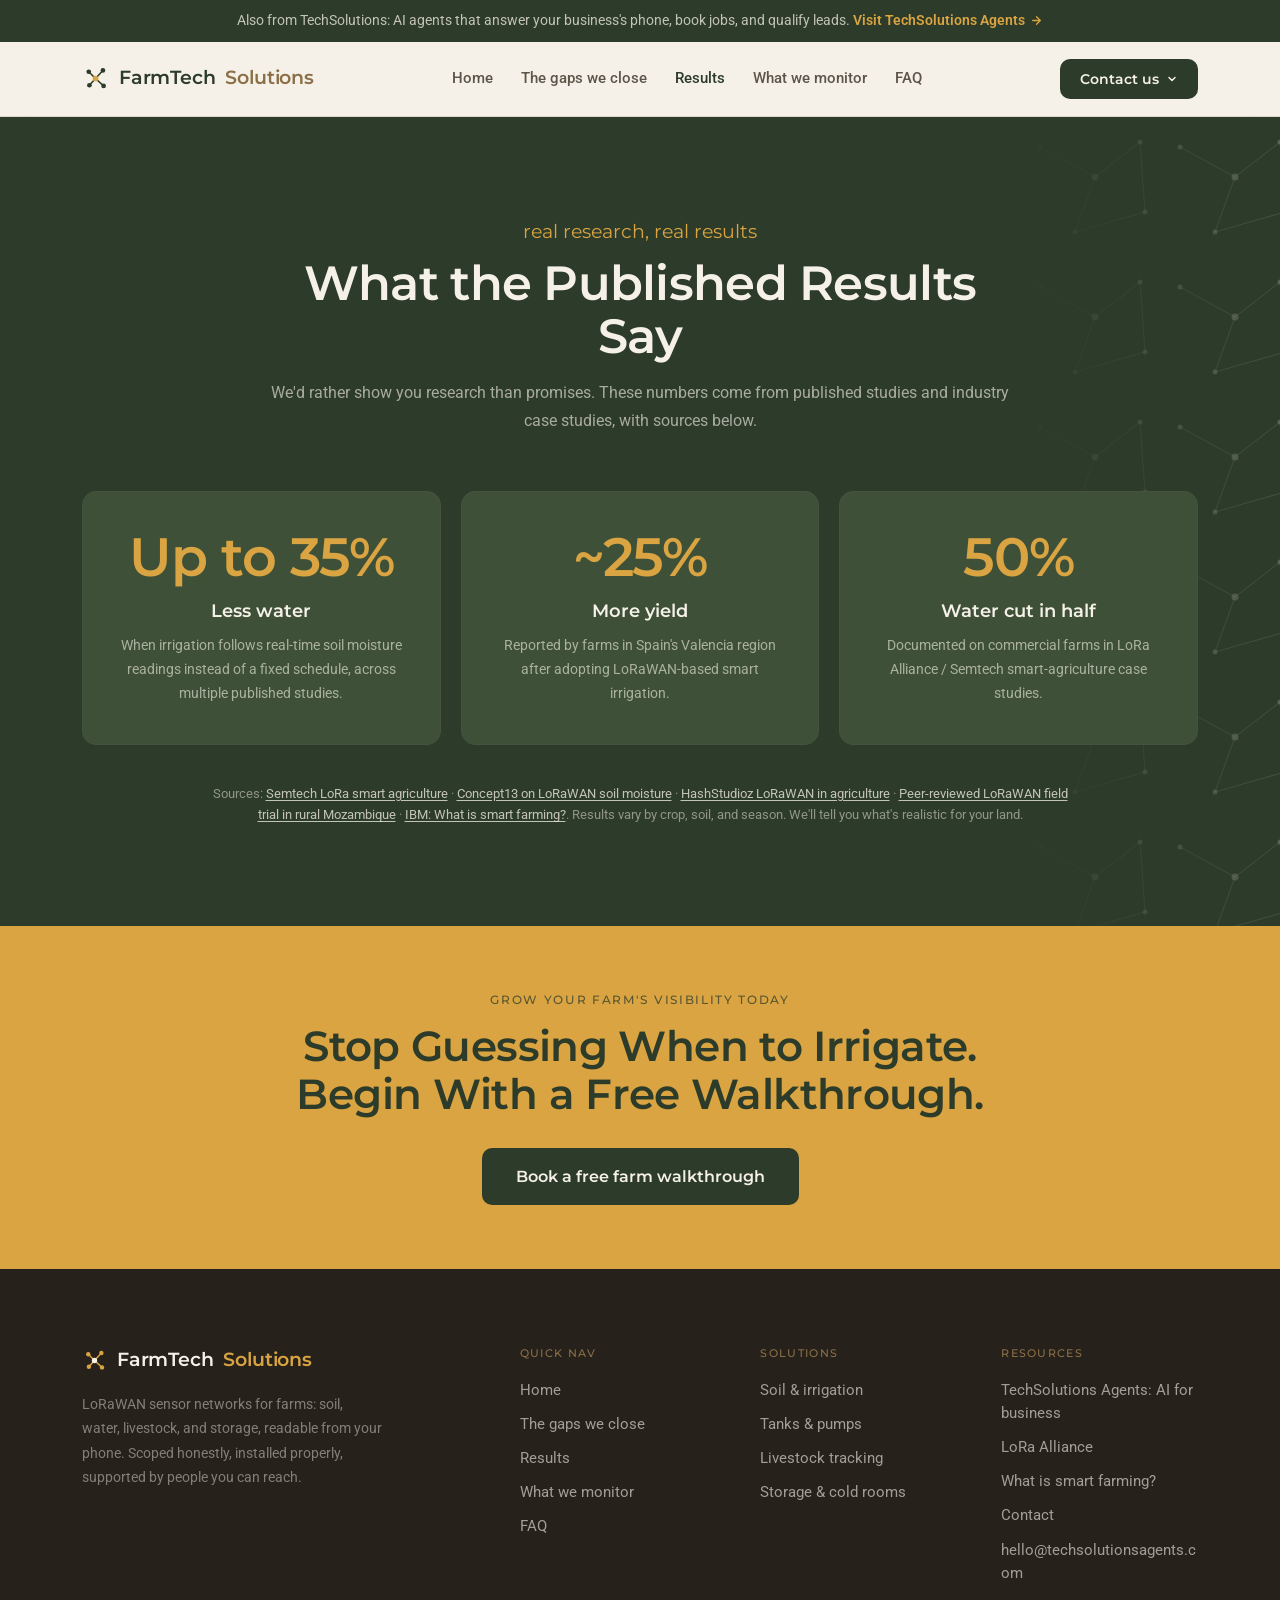
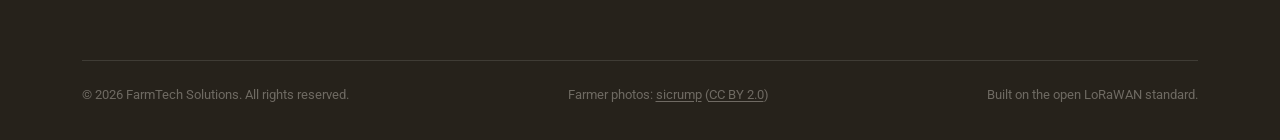
<file: results.html>
<!DOCTYPE html>
<html lang="en">
<head>
<meta charset="UTF-8">
<meta name="viewport" content="width=device-width, initial-scale=1.0">
<title>Results | FarmTech Solutions</title>
<link rel="icon" type="image/svg+xml" href="data:image/svg+xml,<svg xmlns='http://www.w3.org/2000/svg' viewBox='0 0 80 80'><g stroke='%232D3B2A' stroke-width='5' stroke-linecap='round'><line x1='40' y1='40' x2='20' y2='20'/><line x1='40' y1='40' x2='62' y2='16'/><line x1='40' y1='40' x2='64' y2='62'/><line x1='40' y1='40' x2='22' y2='60'/></g><circle cx='20' cy='20' r='8' fill='%232D3B2A'/><circle cx='62' cy='16' r='8' fill='%232D3B2A'/><circle cx='64' cy='62' r='8' fill='%232D3B2A'/><circle cx='22' cy='60' r='8' fill='%23D9A441'/><circle cx='40' cy='40' r='9' fill='%23D9A441'/></svg>">
<meta name="description" content="Published research and case-study results for LoRaWAN smart farming: up to 35% less water and around 25% more yield, with sources.">
<link rel="preconnect" href="https://fonts.googleapis.com">
<link rel="preconnect" href="https://fonts.gstatic.com" crossorigin>
<link href="https://fonts.googleapis.com/css2?family=Montserrat:wght@400;500;600;700;800&family=Roboto:wght@400;500;700&display=swap" rel="stylesheet">
<link rel="stylesheet" href="assets/site.css">
</head>
<body>

<!-- ── Cross-line bar ── -->
<div class="xbar">Also from TechSolutions: AI agents that answer your business's phone, book jobs, and qualify leads.
  <a href="agents.html">Visit TechSolutions Agents
    <svg viewBox="0 0 24 24" fill="none" stroke="currentColor" stroke-width="2.5" stroke-linecap="round" stroke-linejoin="round" aria-hidden="true"><path d="M5 12h14M12 5l7 7-7 7"/></svg>
  </a>
</div>

<!-- ── Header ── -->
<header>
  <div class="wrap">
    <a href="index.html" class="logo" aria-label="FarmTech Solutions home">
      <svg width="27" height="27" viewBox="0 0 80 80" fill="none" aria-hidden="true">
        <g stroke="#2D3B2A" stroke-width="4.5" stroke-linecap="round">
          <line x1="40" y1="40" x2="20" y2="20"/><line x1="40" y1="40" x2="62" y2="16"/>
          <line x1="40" y1="40" x2="64" y2="62"/><line x1="40" y1="40" x2="22" y2="60"/>
        </g>
        <circle cx="20" cy="20" r="7" fill="#2D3B2A"/><circle cx="62" cy="16" r="7" fill="#2D3B2A"/>
        <circle cx="64" cy="62" r="7" fill="#2D3B2A"/><circle cx="22" cy="60" r="7" fill="#2D3B2A"/>
        <circle cx="40" cy="40" r="8.5" fill="#D9A441"/>
      </svg>
      FarmTech <em>Solutions</em>
    </a>
    <nav id="main-nav" aria-label="Main navigation">
      <a href="index.html">Home</a>
      <a href="gaps.html">The gaps we close</a>
      <a href="results.html" class="active">Results</a>
      <a href="monitor.html">What we monitor</a>
      <a href="faq.html">FAQ</a>
    </nav>
    <div style="display:flex;align-items:center;gap:10px;">
      <div class="contact-menu" id="contact-menu">
        <button type="button" class="btn btn-leaf contact-trigger" id="contact-btn" aria-haspopup="true" aria-expanded="false" aria-controls="contact-dropdown" aria-label="Contact us">
          <svg class="contact-ico" viewBox="0 0 24 24" fill="none" stroke="currentColor" stroke-width="2" stroke-linecap="round" stroke-linejoin="round" aria-hidden="true"><path d="M22 16.92v3a2 2 0 0 1-2.18 2A19.8 19.8 0 0 1 11.19 19a19.5 19.5 0 0 1-6-6A19.8 19.8 0 0 1 2.08 4.18 2 2 0 0 1 4.11 2h3a2 2 0 0 1 2 1.72c.13.96.36 1.9.7 2.81a2 2 0 0 1-.45 2.11L8.09 9.91a16 16 0 0 0 6 6l1.27-1.27a2 2 0 0 1 2.11-.45c.91.34 1.85.57 2.81.7A2 2 0 0 1 22 16.92z"/></svg>
          <span class="contact-label">Contact us</span>
          <svg class="contact-caret" width="12" height="12" viewBox="0 0 24 24" fill="none" stroke="currentColor" stroke-width="3" stroke-linecap="round" stroke-linejoin="round" aria-hidden="true"><path d="m6 9 6 6 6-6"/></svg>
        </button>
        <div class="contact-dropdown" id="contact-dropdown" role="menu" aria-label="Contact options">
          <a role="menuitem" href="tel:+12524203078"><svg viewBox="0 0 24 24" fill="none" stroke="currentColor" stroke-width="2" stroke-linecap="round" stroke-linejoin="round" aria-hidden="true"><path d="M22 16.92v3a2 2 0 0 1-2.18 2A19.8 19.8 0 0 1 11.19 19a19.5 19.5 0 0 1-6-6A19.8 19.8 0 0 1 2.08 4.18 2 2 0 0 1 4.11 2h3a2 2 0 0 1 2 1.72c.13.96.36 1.9.7 2.81a2 2 0 0 1-.45 2.11L8.09 9.91a16 16 0 0 0 6 6l1.27-1.27a2 2 0 0 1 2.11-.45c.91.34 1.85.57 2.81.7A2 2 0 0 1 22 16.92z"/></svg>Call +1 252 420 3078</a>
          <a role="menuitem" href="https://wa.me/12524203078" target="_blank" rel="noopener"><svg viewBox="0 0 24 24" fill="currentColor" aria-hidden="true"><path d="M17.5 14.4c-.3-.15-1.7-.85-2-.95-.26-.1-.45-.15-.65.15-.19.29-.74.94-.9 1.13-.17.19-.34.21-.63.07-.3-.15-1.24-.46-2.36-1.46-.87-.78-1.46-1.73-1.63-2.03-.17-.29-.02-.45.13-.6.13-.13.3-.34.44-.51.15-.17.19-.29.29-.48.1-.19.05-.36-.02-.51-.07-.15-.65-1.57-.9-2.15-.24-.57-.48-.49-.65-.5h-.56c-.19 0-.5.07-.77.36-.26.29-1 .98-1 2.4 0 1.41 1.03 2.78 1.17 2.97.15.19 2.03 3.09 4.91 4.33.69.3 1.22.47 1.64.61.69.22 1.31.19 1.81.11.55-.08 1.7-.69 1.94-1.36.24-.67.24-1.24.17-1.36-.07-.12-.26-.19-.56-.34zM12.05 21.5h-.01a9.5 9.5 0 0 1-4.83-1.32l-.35-.21-3.59.94.96-3.5-.23-.36a9.46 9.46 0 0 1-1.45-5.05c0-5.24 4.27-9.5 9.51-9.5 2.54 0 4.92.99 6.72 2.78a9.44 9.44 0 0 1 2.78 6.72c0 5.24-4.27 9.5-9.5 9.5zm5.54-15.04A11.36 11.36 0 0 0 12.05 3C5.76 3 .64 8.12.64 14.41c0 2.02.53 3.99 1.53 5.73L.5 26l5.99-1.57a11.4 11.4 0 0 0 5.55 1.42h.01c6.29 0 11.41-5.12 11.41-11.41 0-3.05-1.19-5.91-3.35-8.06z"/></svg>WhatsApp +1 252 420 3078</a>
          <a role="menuitem" href="mailto:hello@techsolutionsagents.com"><svg viewBox="0 0 24 24" fill="none" stroke="currentColor" stroke-width="2" stroke-linecap="round" stroke-linejoin="round" aria-hidden="true"><path d="M4 4h16c1.1 0 2 .9 2 2v12c0 1.1-.9 2-2 2H4c-1.1 0-2-.9-2-2V6c0-1.1.9-2 2-2z"/><path d="m22 6-10 7L2 6"/></svg>Email hello@techsolutionsagents.com</a>
          <a role="menuitem" href="index.html#contact"><svg viewBox="0 0 24 24" fill="none" stroke="currentColor" stroke-width="2" stroke-linecap="round" stroke-linejoin="round" aria-hidden="true"><path d="M21 15a2 2 0 0 1-2 2H7l-4 4V5a2 2 0 0 1 2-2h14a2 2 0 0 1 2 2z"/></svg>Send a message</a>
        </div>
      </div>
      <button class="nav-toggle" id="nav-toggle" aria-label="Menu" aria-expanded="false" aria-controls="main-nav">
        <svg width="22" height="22" viewBox="0 0 24 24" fill="none" stroke="currentColor" stroke-width="2" stroke-linecap="round" aria-hidden="true">
          <line x1="3" y1="6" x2="21" y2="6"/><line x1="3" y1="12" x2="21" y2="12"/><line x1="3" y1="18" x2="21" y2="18"/>
        </svg>
      </button>
    </div>
  </div>
</header>

<!-- ── Results ── -->
<section class="impact" id="impact">
  <div class="wrap">
    <div class="sec-head-center reveal">
      <span class="sec-kicker">real research, real results</span>
      <h2 class="sec-title">What the Published Results Say</h2>
      <p class="sec-sub">We'd rather show you research than promises. These numbers come from published studies and industry case studies, with sources below.</p>
    </div>
    <div class="impact-grid">
      <div class="impact-card reveal d1">
        <div class="big">Up to 35%</div>
        <h3>Less water</h3>
        <p>When irrigation follows real-time soil moisture readings instead of a fixed schedule, across multiple published studies.</p>
      </div>
      <div class="impact-card reveal d2">
        <div class="big">~25%</div>
        <h3>More yield</h3>
        <p>Reported by farms in Spain's Valencia region after adopting LoRaWAN-based smart irrigation.</p>
      </div>
      <div class="impact-card reveal d3">
        <div class="big">50%</div>
        <h3>Water cut in half</h3>
        <p>Documented on commercial farms in LoRa Alliance / Semtech smart-agriculture case studies.</p>
      </div>
    </div>
    <p class="impact-src reveal">Sources: <a href="https://www.semtech.com/lora/lora-applications/smart-agriculture" target="_blank" rel="noopener">Semtech LoRa smart agriculture</a> · <a href="https://www.concept13.co.uk/news/lorawan-soil-moisture-sensors/" target="_blank" rel="noopener">Concept13 on LoRaWAN soil moisture</a> · <a href="https://www.hashstudioz.com/blog/lorawan-for-iot-ecosystem/" target="_blank" rel="noopener">HashStudioz LoRaWAN in agriculture</a> · <a href="https://pmc.ncbi.nlm.nih.gov/articles/PMC12526982/" target="_blank" rel="noopener">Peer-reviewed LoRaWAN field trial in rural Mozambique</a> · <a href="https://www.ibm.com/think/topics/smart-farming" target="_blank" rel="noopener">IBM: What is smart farming?</a>. Results vary by crop, soil, and season. We'll tell you what's realistic for your land.</p>
  </div>
</section>

<!-- ── Pre-footer CTA band ── -->
<div class="prefooter">
  <div class="wrap reveal">
    <h6>Grow your farm's visibility today</h6>
    <h2>Stop Guessing When to Irrigate. <em>Begin With a Free Walkthrough.</em></h2>
    <a href="index.html#contact" class="btn btn-leaf" style="font-size:16px;padding:16px 34px;">Book a free farm walkthrough</a>
  </div>
</div>
<!-- ── Footer ── -->
<footer>
  <div class="wrap">
    <div class="foot-top">
      <div>
        <div class="logo">
          <svg width="25" height="25" viewBox="0 0 80 80" fill="none" aria-hidden="true">
            <g stroke="#D9A441" stroke-width="4.5" stroke-linecap="round">
              <line x1="40" y1="40" x2="20" y2="20"/><line x1="40" y1="40" x2="62" y2="16"/>
              <line x1="40" y1="40" x2="64" y2="62"/><line x1="40" y1="40" x2="22" y2="60"/>
            </g>
            <circle cx="20" cy="20" r="7" fill="#D9A441"/><circle cx="62" cy="16" r="7" fill="#D9A441"/>
            <circle cx="64" cy="62" r="7" fill="#D9A441"/><circle cx="22" cy="60" r="7" fill="#D9A441"/>
            <circle cx="40" cy="40" r="8.5" fill="#F5F1E8"/>
          </svg>
          FarmTech <em>Solutions</em>
        </div>
        <p class="blurb">LoRaWAN sensor networks for farms: soil, water, livestock, and storage, readable from your phone. Scoped honestly, installed properly, supported by people you can reach.</p>
      </div>
      <div class="foot-col">
        <h3>Quick nav</h3>
        <a href="index.html">Home</a>
        <a href="gaps.html">The gaps we close</a>
        <a href="results.html">Results</a>
        <a href="monitor.html">What we monitor</a>
        <a href="faq.html">FAQ</a>
      </div>
      <div class="foot-col">
        <h3>Solutions</h3>
        <a href="monitor.html">Soil &amp; irrigation</a>
        <a href="monitor.html">Tanks &amp; pumps</a>
        <a href="monitor.html">Livestock tracking</a>
        <a href="monitor.html">Storage &amp; cold rooms</a>
      </div>
      <div class="foot-col">
        <h3>Resources</h3>
        <a href="agents.html">TechSolutions Agents: AI for business</a>
        <a href="https://lora-alliance.org/" target="_blank" rel="noopener">LoRa Alliance</a>
        <a href="https://www.ibm.com/think/topics/smart-farming" target="_blank" rel="noopener">What is smart farming?</a>
        <a href="index.html#contact">Contact</a>
        <a href="mailto:hello@techsolutionsagents.com">hello@techsolutionsagents.com</a>
      </div>
    </div>
    <div class="foot-bottom">
      <span>&copy; 2026 FarmTech Solutions. All rights reserved.</span>
      <span>Farmer photos: <a href="https://www.flickr.com/photo.gne?id=22436376226" target="_blank" rel="noopener">sicrump</a> (<a href="https://creativecommons.org/licenses/by/2.0/" target="_blank" rel="noopener">CC BY 2.0</a>)</span>
      <span>Built on the open LoRaWAN standard.</span>
    </div>
  </div>
</footer>

<script src="assets/site.js"></script>
</body>
</html>
</file>
<file: assets/site.css>
/* ── Design Tokens: soil, leaf, harvest ── */
:root {
  --bg: #F5F1E8;
  --bg-2: #EDE7D8;
  --ink: #26221B;
  --text: #5C564A;
  --leaf: #2D3B2A;
  --leaf-2: #3E5138;
  --soil: #8B6F47;
  --soil-soft: #E9DFC9;
  --amber: #D9A441;
  --amber-dark: #B8862E;
  --border: #E0D8C6;
  --border-dark: #44523F;
  --radius: 14px;
  --radius-sm: 9px;
  --pad: 100px;
  --mesh: url("data:image/svg+xml,%3Csvg xmlns='http://www.w3.org/2000/svg' width='140' height='140' viewBox='0 0 140 140'%3E%3Cg stroke='%238B6F47' stroke-width='1' opacity='0.35'%3E%3Cline x1='20' y1='30' x2='75' y2='60'/%3E%3Cline x1='75' y1='60' x2='120' y2='25'/%3E%3Cline x1='75' y1='60' x2='55' y2='115'/%3E%3Cline x1='120' y1='25' x2='125' y2='95'/%3E%3Cline x1='55' y1='115' x2='125' y2='95'/%3E%3C/g%3E%3Cg fill='%238B6F47'%3E%3Ccircle cx='20' cy='30' r='2.5'/%3E%3Ccircle cx='75' cy='60' r='3.5'/%3E%3Ccircle cx='120' cy='25' r='2.5'/%3E%3Ccircle cx='55' cy='115' r='2.5'/%3E%3Ccircle cx='125' cy='95' r='2.5'/%3E%3C/g%3E%3C/svg%3E");
  --mesh-light: url("data:image/svg+xml,%3Csvg xmlns='http://www.w3.org/2000/svg' width='140' height='140' viewBox='0 0 140 140'%3E%3Cg stroke='%23F5F1E8' stroke-width='1' opacity='0.3'%3E%3Cline x1='20' y1='30' x2='75' y2='60'/%3E%3Cline x1='75' y1='60' x2='120' y2='25'/%3E%3Cline x1='75' y1='60' x2='55' y2='115'/%3E%3Cline x1='120' y1='25' x2='125' y2='95'/%3E%3Cline x1='55' y1='115' x2='125' y2='95'/%3E%3C/g%3E%3Cg fill='%23F5F1E8' opacity='0.5'%3E%3Ccircle cx='20' cy='30' r='2.5'/%3E%3Ccircle cx='75' cy='60' r='3.5'/%3E%3Ccircle cx='120' cy='25' r='2.5'/%3E%3Ccircle cx='55' cy='115' r='2.5'/%3E%3Ccircle cx='125' cy='95' r='2.5'/%3E%3C/g%3E%3C/svg%3E");
}

/* ── Reset ── */
*{box-sizing:border-box;margin:0;padding:0;}
html{scroll-behavior:smooth;}
body{
  background:var(--bg);
  color:var(--ink);
  font-family:'Roboto',sans-serif;
  line-height:1.6;
  -webkit-font-smoothing:antialiased;
}
a{color:inherit;text-decoration:none;}
html,body{overflow-x:clip;}
img{display:block;max-width:100%;}
.wrap{max-width:1180px;margin:0 auto;padding:0 32px;}

/* ── Buttons ── */
.btn{
  display:inline-flex;align-items:center;gap:10px;
  font-weight:600;font-size:15px;
  border-radius:10px;padding:14px 28px;
  cursor:pointer;border:none;font-family:'Montserrat',sans-serif;
  transition:background .2s,color .2s,border-color .2s;
}
.btn-amber{background:var(--amber);color:var(--leaf);}
.btn-amber:hover{background:var(--amber-dark);color:#fff;}
.btn-leaf{background:var(--leaf);color:var(--bg);}
.btn-leaf:hover{background:var(--leaf-2);}
.btn-ghost{background:rgba(245,241,232,0.14);color:#fff;border:1.5px solid rgba(245,241,232,0.5);}
.btn-ghost:hover{background:rgba(245,241,232,0.28);}

/* ── Cross-line bar ── */
.xbar{
  background:var(--leaf);
  text-align:center;padding:10px 16px;
  font-size:13.5px;color:rgba(245,241,232,0.75);
}
.xbar a{
  color:var(--amber);font-weight:600;
  display:inline-flex;align-items:center;gap:5px;
  transition:color .15s;
}
.xbar a:hover{color:#fff;}
.xbar a svg{width:13px;height:13px;flex:none;}

/* ── Header ── */
header{
  position:sticky;top:0;z-index:60;
  background:rgba(245,241,232,0.93);
  backdrop-filter:blur(12px);
  -webkit-backdrop-filter:blur(12px);
  border-bottom:1px solid var(--border);
}
header .wrap{
  display:flex;align-items:center;justify-content:space-between;
  height:74px;
}
.logo{
  font-family:'Montserrat',sans-serif;
  font-size:19px;font-weight:600;
  display:flex;align-items:center;gap:10px;
  letter-spacing:-0.01em;color:var(--leaf);
}
.logo em{font-style:normal;color:var(--soil);}
nav{display:flex;gap:28px;}
nav a{
  font-size:14.5px;color:var(--text);font-weight:500;
  transition:color .15s;
}
nav a:hover,nav a.active{color:var(--leaf);}
.nav-toggle{display:none;background:none;border:none;cursor:pointer;padding:6px;color:var(--leaf);}
.contact-menu{position:relative;}
.contact-trigger{display:inline-flex;align-items:center;gap:7px;cursor:pointer;font-size:14px;padding:11px 20px;}
.contact-trigger .contact-ico{display:none;}
.contact-caret{transition:transform .2s;}
.contact-menu.open .contact-caret{transform:rotate(180deg);}
.contact-dropdown{
  position:absolute;top:calc(100% + 10px);right:0;
  min-width:262px;
  background:#FDFBF6;
  border:1.5px solid var(--border);
  border-radius:var(--radius-sm);
  box-shadow:0 18px 44px -14px rgba(38,34,27,0.30);
  padding:8px;
  display:none;flex-direction:column;gap:2px;
  z-index:70;
}
.contact-menu.open .contact-dropdown{display:flex;}
.contact-dropdown a{
  display:flex;align-items:center;gap:12px;
  padding:11px 13px;border-radius:8px;
  font-size:14px;font-weight:600;color:var(--ink);
  transition:background .15s,color .15s;
}
.contact-dropdown a:hover{background:var(--bg-2);color:var(--leaf);}
.contact-dropdown a svg{width:18px;height:18px;color:var(--soil);flex:none;}

/* ── Hero carousel (full-bleed, climate.com format) ── */
.hero-carousel{
  position:relative;
  height:min(78vh,680px);
  min-height:480px;
  overflow:hidden;
  background:var(--leaf);
}
.hc-slide{
  position:absolute;inset:0;
  opacity:0;transition:opacity .7s ease;
  pointer-events:none;
}
.hc-slide.active{opacity:1;pointer-events:auto;}
.hc-slide img,.hc-slide video{
  position:absolute;inset:0;width:100%;height:100%;
  object-fit:cover;
}
.hc-slide::after{
  content:'';position:absolute;inset:0;
  background:linear-gradient(75deg,rgba(28,36,26,0.82) 0%,rgba(28,36,26,0.55) 45%,rgba(28,36,26,0.12) 100%);
}
.hc-content{
  position:absolute;left:0;right:0;bottom:0;top:0;
  display:flex;align-items:center;
  z-index:2;
}
.hc-content .wrap{width:100%;}
.hc-kicker{
  font-family:'Montserrat',sans-serif;
  font-size:12.5px;letter-spacing:0.12em;text-transform:uppercase;
  color:var(--amber);margin-bottom:18px;
  display:flex;align-items:center;gap:12px;
}
.hc-kicker::before{content:'';width:34px;height:1.5px;background:var(--amber);}
.hc-content h1{
  font-family:'Montserrat',sans-serif;
  font-size:clamp(36px,4.8vw,64px);
  font-weight:600;line-height:1.06;
  letter-spacing:-0.015em;color:#fff;
  max-width:640px;margin-bottom:20px;
}
.hc-content h1 em{font-style:normal;color:var(--amber);}
.hc-content .sub{
  font-size:16.5px;color:rgba(245,241,232,0.85);
  max-width:480px;line-height:1.7;margin-bottom:30px;
}
.hc-ctas{display:flex;gap:12px;flex-wrap:wrap;}
/* carousel controls */
.hc-controls{
  position:absolute;left:0;right:0;bottom:26px;z-index:3;
}
.hc-controls .wrap{display:flex;align-items:center;gap:18px;}
.hc-dots{display:flex;gap:8px;}
.hc-dot{
  width:34px;height:4px;border-radius:2px;
  background:rgba(245,241,232,0.35);
  border:none;cursor:pointer;padding:0;
  transition:background .2s;
}
.hc-dot.active{background:var(--amber);}
.hc-arrows{margin-left:auto;display:flex;gap:8px;}
.hc-arrow{
  width:42px;height:42px;border-radius:50%;
  border:1.5px solid rgba(245,241,232,0.5);
  background:rgba(28,36,26,0.3);color:#fff;
  display:flex;align-items:center;justify-content:center;
  cursor:pointer;transition:background .2s;
}
.hc-arrow:hover{background:var(--amber);border-color:var(--amber);color:var(--leaf);}

/* ── Claims band (3-up) ── */
.claims{
  background:var(--bg);
  border-bottom:1px solid var(--border);
  padding:64px 0;
}
.claims-grid{display:grid;grid-template-columns:repeat(3,1fr);gap:20px;}
.claim{
  text-align:center;padding:28px 24px;
  border-right:1px solid var(--border);
}
.claim:last-child{border-right:none;}
.claim .big{
  font-family:'Montserrat',sans-serif;
  font-size:clamp(30px,3.2vw,44px);
  font-weight:600;letter-spacing:-0.015em;
  color:var(--leaf);line-height:1.1;
}
.claim .big em{font-style:normal;color:var(--amber-dark);}
.claim h2{
  font-family:'Montserrat',sans-serif;
  font-size:14.5px;font-weight:600;
  margin-top:10px;color:var(--ink);
}
.claim p{font-size:13.5px;color:var(--text);line-height:1.65;margin-top:6px;max-width:300px;margin-left:auto;margin-right:auto;}

/* ── Section chrome (centered, climate-style) ── */
section{padding:var(--pad) 0;}
.sec-head-center{text-align:center;max-width:760px;margin:0 auto 56px;}
.sec-kicker{
  font-family:'Montserrat',sans-serif;
  font-style:normal;font-size:19px;
  color:var(--soil);display:block;margin-bottom:10px;
}
h2.sec-title{
  font-family:'Montserrat',sans-serif;
  font-size:clamp(30px,4vw,48px);
  font-weight:600;letter-spacing:-0.015em;
  line-height:1.1;color:var(--leaf);
}
h2.sec-title em{font-style:normal;color:var(--soil);}
.sec-sub{font-size:16px;color:var(--text);line-height:1.75;margin-top:16px;}

/* ── Numbered accordion (climate.com format) ── */
.gaps{background:var(--bg-2);}
.gaps-grid{display:grid;grid-template-columns:5fr 6fr;gap:64px;align-items:start;}
.gaps-visual{position:sticky;top:106px;}
.gaps-visual .photo{aspect-ratio:4/3.4;}
.photo{
  border-radius:var(--radius);overflow:hidden;
  border:1.5px solid var(--border);background:var(--bg);
}
.photo img{width:100%;height:100%;object-fit:cover;display:block;}
/* ── Vertical image slider (mid-page photos cycle upward, like the hero cycles across) ── */
.vslide{position:relative;overflow:hidden;}
.vslide img,.vslide video{
  position:absolute;inset:0;width:100%;height:100%;object-fit:cover;
  transform:translateY(100%);
  transition:transform .85s cubic-bezier(.22,.61,.36,1);
}
.vslide img:first-child,.vslide video:first-child{transform:none;}
.gaps-visual .dcard{
  margin-top:-44px;margin-left:28px;position:relative;z-index:2;
  background:var(--bg);
  border:1.5px solid var(--border);
  border-radius:var(--radius-sm);
  padding:16px 20px 12px;
  max-width:320px;
  box-shadow:0 16px 40px -16px rgba(38,34,27,0.3);
}
.dcard .dlabel{
  font-family:'Montserrat',sans-serif;
  font-size:10.5px;letter-spacing:0.1em;text-transform:uppercase;
  color:var(--soil);margin-bottom:8px;
}
.acc-item{border-bottom:1.5px solid var(--border);}
.acc-item:first-child{border-top:1.5px solid var(--soil);}
.acc-btn{
  width:100%;background:none;border:none;cursor:pointer;
  display:flex;align-items:center;gap:18px;
  padding:26px 0;text-align:left;
  font-family:'Montserrat',sans-serif;
  font-size:clamp(19px,2vw,24px);font-weight:600;
  color:var(--leaf);letter-spacing:-0.005em;line-height:1.25;
}
.acc-num{
  font-family:'Montserrat',sans-serif;
  font-size:13px;color:var(--amber-dark);
  letter-spacing:0.08em;flex:none;
}
.acc-icon{
  margin-left:auto;flex:none;
  width:32px;height:32px;border-radius:50%;
  border:1.5px solid var(--soil);
  display:flex;align-items:center;justify-content:center;
  color:var(--leaf);
  transition:transform .25s,background .25s;
}
.acc-item.open .acc-icon{background:var(--amber);border-color:var(--amber);transform:rotate(45deg);}
.acc-body{max-height:0;overflow:hidden;transition:max-height .35s cubic-bezier(.22,.61,.36,1);}
.acc-item.open .acc-body{max-height:300px;}
.acc-body p{
  padding:0 0 26px 44px;
  font-size:14.5px;color:var(--text);line-height:1.8;max-width:560px;
}

/* ── Results (dark leaf, "real research real results") ── */
.impact{background:var(--leaf);color:var(--bg);position:relative;}
.impact::after{
  content:'';position:absolute;right:0;top:0;bottom:0;width:260px;
  background-image:var(--mesh-light);background-size:140px 140px;
  opacity:.4;pointer-events:none;
  -webkit-mask-image:linear-gradient(90deg,transparent,#000);
  mask-image:linear-gradient(90deg,transparent,#000);
}
.impact .wrap{position:relative;z-index:1;}
.impact .sec-kicker{color:var(--amber);}
.impact .sec-title{color:var(--bg);}
.impact .sec-sub{color:rgba(245,241,232,0.62);}
.impact-grid{display:grid;grid-template-columns:repeat(3,1fr);gap:20px;}
.impact-card{
  border:1px solid var(--border-dark);
  border-radius:var(--radius);
  padding:38px 32px;
  background:var(--leaf-2);
  text-align:center;
}
.impact-card .big{
  font-family:'Montserrat',sans-serif;
  font-size:clamp(40px,4.2vw,56px);
  font-weight:600;letter-spacing:-0.02em;
  color:var(--amber);line-height:1;
}
.impact-card h3{
  font-family:'Montserrat',sans-serif;
  font-size:18px;font-weight:600;margin:14px 0 8px;color:var(--bg);
}
.impact-card p{font-size:14px;color:rgba(245,241,232,0.6);line-height:1.7;}
.impact-src{
  margin-top:38px;font-size:12.5px;color:rgba(245,241,232,0.5);
  line-height:1.75;max-width:860px;margin-left:auto;margin-right:auto;text-align:center;
}
.impact-src a{color:rgba(245,241,232,0.75);text-decoration:underline;text-underline-offset:2px;}
.impact-src a:hover{color:var(--amber);}

/* ── What we monitor (teaser card grid, climate blog-card format) ── */
.watch-grid{display:grid;grid-template-columns:repeat(3,1fr);gap:20px;}
.watch-card{
  background:#FDFBF6;
  border:1.5px solid var(--border);
  border-radius:var(--radius);
  padding:32px 30px 26px;
  transition:transform .25s,box-shadow .25s;
}
.watch-card:hover{transform:translateY(-5px);box-shadow:0 20px 44px -18px rgba(38,34,27,0.22);}
.watch-card svg{width:25px;height:25px;color:var(--soil);margin-bottom:16px;}
.watch-card h3{
  font-family:'Montserrat',sans-serif;
  font-size:19px;font-weight:600;letter-spacing:-0.01em;margin-bottom:8px;color:var(--leaf);
}
.watch-card p{font-size:14px;color:var(--text);line-height:1.7;}
.watch-card .spec{
  margin-top:16px;padding-top:12px;
  border-top:1px dashed var(--border);
  font-family:'Montserrat',sans-serif;
  font-size:11px;color:var(--soil);letter-spacing:0.02em;line-height:1.8;
}
.honesty-inner{
  margin:44px auto 0;
  background:var(--soil-soft);
  border-left:3px solid var(--amber);
  border-radius:0 var(--radius-sm) var(--radius-sm) 0;
  padding:24px 30px;
  font-size:15px;color:var(--ink);line-height:1.8;
  max-width:800px;
}
.honesty-inner em{font-family:'Montserrat',sans-serif;}

/* ── FAQ ── */
.faq{background:var(--bg-2);}
.faq-grid{display:grid;grid-template-columns:5fr 7fr;gap:72px;align-items:start;}
.faq-left{position:sticky;top:106px;}
.faq-left .sec-head-left .sec-title{margin-bottom:0;}
.faq-left p{font-size:15px;color:var(--text);line-height:1.8;margin:16px 0 32px;max-width:400px;}
.faq-art{
  background:#FDFBF6;border:1.5px solid var(--border);
  border-radius:var(--radius);padding:30px;
  max-width:400px;
}
.faq-art .dlabel{
  font-family:'Montserrat',sans-serif;
  font-size:10.5px;letter-spacing:0.1em;text-transform:uppercase;
  color:var(--soil);margin-bottom:10px;
}
.faq-item{border-bottom:1.5px solid var(--border);}
.faq-item:first-child{border-top:1.5px solid var(--soil);}
.faq-q{
  width:100%;background:none;border:none;cursor:pointer;
  display:flex;justify-content:space-between;align-items:center;
  padding:24px 0;text-align:left;
  font-family:'Montserrat',sans-serif;
  font-size:18.5px;font-weight:600;color:var(--leaf);
  gap:20px;letter-spacing:-0.005em;line-height:1.3;
}
.faq-icon{
  flex:none;width:32px;height:32px;border-radius:50%;
  border:1.5px solid var(--soil);
  display:flex;align-items:center;justify-content:center;
  transition:transform .25s,background .25s,color .25s;
  color:var(--leaf);
}
.faq-item.open .faq-icon{
  background:var(--amber);border-color:var(--amber);
  transform:rotate(45deg);
}
.faq-a{max-height:0;overflow:hidden;transition:max-height .35s cubic-bezier(.22,.61,.36,1);}
.faq-item.open .faq-a{max-height:420px;}
.faq-a p{padding-bottom:24px;font-size:14.5px;color:var(--text);line-height:1.8;max-width:640px;}

/* ── Feature story band (photo + headline result) ── */
.story-card{
  display:grid;grid-template-columns:5fr 6fr;
  border:1.5px solid var(--border);border-radius:var(--radius);
  overflow:hidden;background:#FDFBF6;
}
.story-img{position:relative;min-height:320px;}
.story-img img,.story-img video{position:absolute;inset:0;width:100%;height:100%;object-fit:cover;}
.story-body{padding:46px 44px;display:flex;flex-direction:column;align-items:flex-start;}
.story-tag{
  font-size:12px;letter-spacing:0.12em;text-transform:uppercase;
  color:var(--soil);margin-bottom:14px;font-weight:600;
}
.story-body h3{
  font-family:'Montserrat',sans-serif;
  font-size:clamp(22px,2.6vw,32px);
  font-weight:600;letter-spacing:-0.01em;line-height:1.15;
  color:var(--leaf);margin-bottom:14px;
}
.story-body p{font-size:15px;color:var(--text);line-height:1.78;margin-bottom:26px;}
.story-link{
  margin-top:auto;
  display:inline-flex;align-items:center;gap:7px;
  font-size:14.5px;font-weight:600;color:var(--amber-dark);
  transition:gap .18s,color .18s;
}
.story-link:hover{gap:12px;color:var(--leaf);}
.story-link svg{width:15px;height:15px;flex:none;}

/* ── Statement band ── */
.stateband{background:var(--leaf);color:var(--bg);padding:80px 0;text-align:center;}
.stateband h2{
  font-family:'Montserrat',sans-serif;
  font-size:clamp(26px,3.8vw,46px);
  font-weight:600;letter-spacing:-0.015em;
  line-height:1.15;max-width:900px;margin:0 auto;
}
.stateband h2 em{font-style:normal;color:var(--amber);}

/* ── Pre-footer CTA band (climate.com format) ── */
.prefooter{
  background:var(--amber);
  padding:64px 0;text-align:center;
}
.prefooter h6{
  font-family:'Montserrat',sans-serif;
  font-size:12px;letter-spacing:0.14em;text-transform:uppercase;
  color:var(--leaf);opacity:.75;margin-bottom:14px;font-weight:500;
}
.prefooter h2{
  font-family:'Montserrat',sans-serif;
  font-size:clamp(26px,3.4vw,42px);
  font-weight:600;letter-spacing:-0.015em;
  line-height:1.12;color:var(--leaf);
  max-width:720px;margin:0 auto 30px;
}
.prefooter h2 em{font-style:normal;}

/* ── Contact (dark leaf) ── */
.contact-sec{background:var(--leaf);color:var(--bg);position:relative;}
.contact-sec::before{
  content:'';position:absolute;left:0;top:0;bottom:0;width:220px;
  background-image:var(--mesh-light);background-size:140px 140px;
  opacity:.35;pointer-events:none;
  -webkit-mask-image:linear-gradient(90deg,#000,transparent);
  mask-image:linear-gradient(90deg,#000,transparent);
}
.contact-sec .wrap{position:relative;z-index:1;}
.contact-grid{display:grid;grid-template-columns:5fr 7fr;gap:72px;align-items:start;}
.contact-grid h3{
  font-family:'Montserrat',sans-serif;
  font-size:25px;font-weight:600;margin-bottom:14px;
}
.cta-photo{
  border-radius:var(--radius);overflow:hidden;
  border:1px solid var(--border-dark);
  aspect-ratio:16/10;margin-bottom:26px;max-width:430px;
}
.cta-photo img,.cta-photo video{width:100%;height:100%;object-fit:cover;display:block;}
.contact-note{color:rgba(245,241,232,0.6);font-size:14.5px;line-height:1.8;max-width:380px;}
.cta-badges{margin-top:26px;display:flex;flex-direction:column;gap:10px;}
.cta-badge{
  display:flex;align-items:center;gap:10px;
  font-size:13.5px;color:rgba(245,241,232,0.68);
}
.cta-badge svg{color:var(--amber);flex:none;}
form{display:flex;flex-direction:column;gap:14px;}
.form-row{display:grid;grid-template-columns:1fr 1fr;gap:14px;}
.form-field{display:flex;flex-direction:column;gap:7px;}
.form-field label{
  font-family:'Montserrat',sans-serif;
  font-size:11px;letter-spacing:0.08em;text-transform:uppercase;
  color:rgba(245,241,232,0.5);
}
form input,form textarea,form select{
  background:var(--leaf-2);
  border:1.5px solid var(--border-dark);
  border-radius:var(--radius-sm);
  padding:13px 16px;color:var(--bg);
  font-family:'Montserrat',sans-serif;font-size:14.5px;
  transition:border-color .18s;
}
form input:focus,form textarea:focus,form select:focus{outline:none;border-color:var(--amber);}
form input::placeholder,form textarea::placeholder{color:rgba(245,241,232,0.35);}
form select{
  cursor:pointer;appearance:none;
  background-image:url("data:image/svg+xml,%3Csvg xmlns='http://www.w3.org/2000/svg' width='12' height='8'%3E%3Cpath d='M1 1l5 5 5-5' stroke='%23D9A441' stroke-width='1.5' fill='none' stroke-linecap='round'/%3E%3C/svg%3E");
  background-repeat:no-repeat;background-position:right 16px center;
  padding-right:42px;
}
form textarea{resize:vertical;min-height:108px;}
form button[type="submit"]{
  background:var(--amber);color:var(--leaf);border:none;
  padding:16px;border-radius:10px;
  font-size:15px;font-weight:700;cursor:pointer;
  font-family:'Montserrat',sans-serif;
  transition:background .18s,color .18s;
  display:flex;align-items:center;justify-content:center;gap:8px;
}
form button[type="submit"]:hover:not(:disabled){background:var(--amber-dark);color:#fff;}
form button[type="submit"]:disabled{opacity:.55;cursor:default;}
.form-success{
  background:var(--leaf-2);border:1.5px solid var(--amber);
  border-radius:var(--radius);padding:38px;
  text-align:center;display:none;
}
.form-success svg{color:var(--amber);margin:0 auto 14px;display:block;}
.form-success h3{font-family:'Montserrat',sans-serif;font-size:20px;margin-bottom:8px;}
.form-success p{font-size:14.5px;color:rgba(245,241,232,0.65);}

/* ── Footer ── */
footer{background:var(--ink);color:var(--bg);padding:76px 0 34px;}
.foot-top{
  display:grid;grid-template-columns:2fr 1fr 1fr 1fr;
  gap:44px;margin-bottom:64px;
}
footer .logo{color:var(--bg);margin-bottom:16px;}
footer .logo em{color:var(--amber);}
footer .blurb{color:rgba(245,241,232,0.45);font-size:14px;max-width:300px;line-height:1.75;}
.foot-col h3{
  font-family:'Montserrat',sans-serif;
  font-size:11px;text-transform:uppercase;letter-spacing:0.12em;
  color:var(--soil);margin-bottom:16px;font-weight:500;
}
.foot-col a{
  display:block;color:rgba(245,241,232,0.6);
  font-size:14.5px;margin-bottom:11px;
  transition:color .15s;
  overflow-wrap:anywhere;
}
.foot-col a:hover{color:var(--amber);}
.foot-bottom{
  border-top:1px solid rgba(245,241,232,0.12);
  padding-top:24px;color:rgba(245,241,232,0.35);
  font-size:13px;
  display:flex;justify-content:space-between;gap:20px;flex-wrap:wrap;
}
.foot-bottom a{text-decoration:underline;text-underline-offset:2px;}

/* ── Scroll reveal ── */
@media (prefers-reduced-motion:no-preference){
  html.js .reveal{
    opacity:0;transform:translateY(22px);
    transition:opacity .65s cubic-bezier(.22,.61,.36,1),
               transform .65s cubic-bezier(.22,.61,.36,1);
  }
  html.js .reveal.in{opacity:1;transform:none;}
  html.js .reveal.d1{transition-delay:.07s;}
  html.js .reveal.d2{transition-delay:.14s;}
  html.js .reveal.d3{transition-delay:.21s;}
}
@keyframes spin{to{transform:rotate(360deg)}}

/* ── Responsive ── */
@media(max-width:1000px){
  .claims-grid{grid-template-columns:1fr;gap:0;}
  .claim{border-right:none;border-bottom:1px solid var(--border);padding:24px;}
  .claim:last-child{border-bottom:none;}
  .gaps-grid,.faq-grid,.contact-grid{grid-template-columns:1fr;gap:44px;}
  .gaps-visual,.faq-left{position:static;}
  .impact-grid,.watch-grid{grid-template-columns:1fr;}
  .story-card{grid-template-columns:1fr;}
  .story-img{min-height:240px;}
  .impact::after,.contact-sec::before{display:none;}
  .foot-top{grid-template-columns:1fr 1fr;}
  nav{
    display:none;position:absolute;top:74px;left:0;right:0;
    background:var(--bg);border-bottom:1px solid var(--border);
    flex-direction:column;gap:0;padding:8px 0;
  }
  nav.open{display:flex;}
  nav a{padding:13px 32px;}
  .nav-toggle{display:block;}
  .contact-trigger{padding:9px;gap:0;}
  .contact-trigger .contact-label,.contact-trigger .contact-caret{display:none;}
  .contact-trigger .contact-ico{display:block;width:20px;height:20px;}
  .contact-dropdown{min-width:230px;}
  .form-row{grid-template-columns:1fr;}
}
@media(max-width:560px){
  :root{--pad:76px;}
  .wrap{padding:0 20px;}
  .hero-carousel{height:auto;min-height:0;}
  .hc-slide{position:relative;display:none;}
  .hc-slide.active{display:block;}
  .hc-content{position:relative;padding:90px 0 110px;}
  .acc-body p{padding-left:0;}
  .foot-top{grid-template-columns:1fr;gap:32px;}
}
</file>
